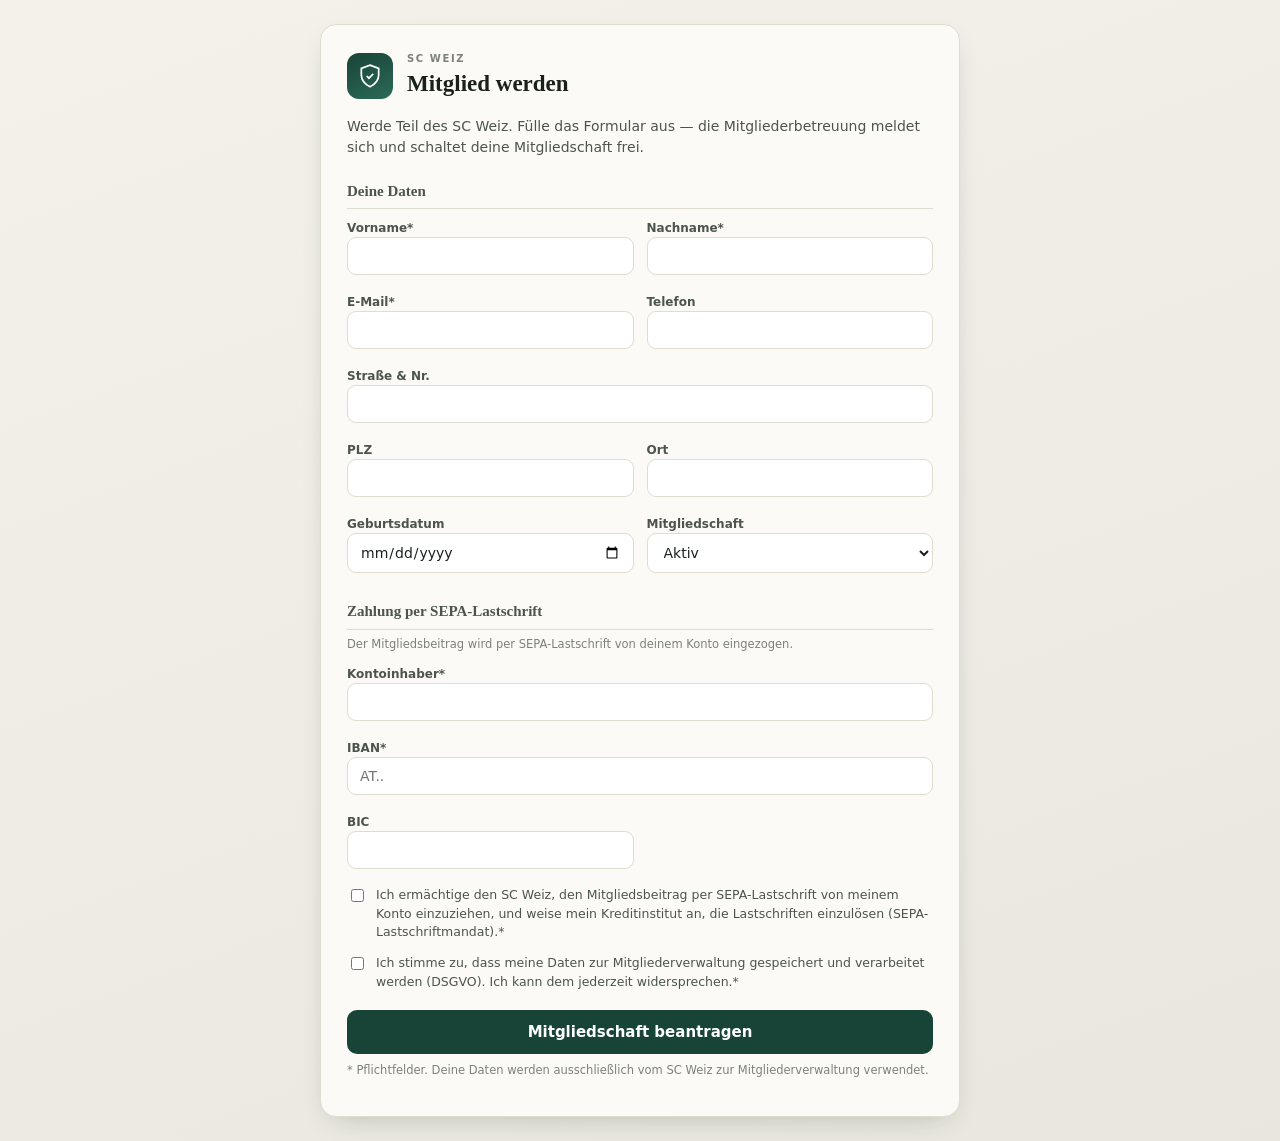
<file: anmeldung.html>
<!doctype html>
<html lang="de">
<head>
<meta charset="utf-8">
<meta name="viewport" content="width=device-width, initial-scale=1">
<title>SC Weiz · Mitglied werden</title>
<style>
  :root{ --brand:#184437; --brand2:#2C6A57; --ink:#1A211C; --soft:#4C544D; --faint:#7C8279;
    --line:#E0DCCF; --surface:#FBFAF6; --ground:#F3F1EA; --good:#2C7A57; --good-bg:#E3EFE7; --crit:#A63F38; --crit-bg:#F4E1DE;
    --sans:system-ui,-apple-system,"Segoe UI",Roboto,Helvetica,Arial,sans-serif; --serif:"Iowan Old Style",Palatino,Georgia,serif; }
  *{box-sizing:border-box;}
  body{margin:0;background:linear-gradient(160deg,var(--ground),#e9e7dd);color:var(--ink);font-family:var(--sans);line-height:1.5;padding:24px;}
  .wrap{max-width:640px;margin:0 auto;}
  .card{background:var(--surface);border:1px solid var(--line);border-radius:16px;box-shadow:0 10px 30px -14px rgba(24,40,32,.3);padding:26px;}
  .head{display:flex;align-items:center;gap:14px;margin-bottom:6px;}
  .crest{width:46px;height:46px;border-radius:12px;flex:none;background:linear-gradient(155deg,var(--brand),var(--brand2));display:grid;place-items:center;color:#fff;}
  .crest svg{width:26px;height:26px;}
  .eyebrow{font-size:10px;letter-spacing:.16em;text-transform:uppercase;color:var(--faint);font-weight:700;}
  h1{font-family:var(--serif);font-size:23px;margin:1px 0 0;}
  .lead{color:var(--soft);font-size:14px;margin:14px 0 20px;}
  h2{font-family:var(--serif);font-size:15px;margin:22px 0 10px;border-bottom:1px solid var(--line);padding-bottom:6px;color:var(--soft);}
  .grid{display:grid;grid-template-columns:1fr 1fr;gap:13px;}
  .grid .col2{grid-column:1 / -1;}
  label{display:block;font-size:12px;font-weight:600;color:var(--soft);margin-bottom:5px;}
  input,select{width:100%;font-family:var(--sans);font-size:14px;color:var(--ink);background:#fff;border:1px solid var(--line);border-radius:9px;padding:10px 12px;}
  input:focus,select:focus{outline:none;border-color:var(--brand2);box-shadow:0 0 0 3px color-mix(in srgb,var(--brand) 18%,transparent);}
  .pay{display:flex;gap:10px;flex-wrap:wrap;}
  .pay label{flex:1;min-width:120px;border:1px solid var(--line);border-radius:10px;padding:12px;cursor:pointer;display:flex;align-items:center;gap:8px;margin:0;font-weight:600;color:var(--ink);background:#fff;}
  .pay input{width:auto;}
  .pay label.on{border-color:var(--brand);background:var(--good-bg);}
  .consent{display:flex;gap:9px;align-items:flex-start;font-size:12.5px;color:var(--soft);margin-top:12px;}
  .consent input{width:auto;margin-top:3px;}
  .btn{appearance:none;border:none;background:var(--brand);color:#fff;font:700 15px var(--sans);padding:13px 18px;border-radius:10px;cursor:pointer;width:100%;margin-top:18px;}
  .btn:hover{background:var(--brand2);}
  .btn:disabled{opacity:.6;cursor:default;}
  .msg{border-radius:9px;padding:11px 13px;font-size:13.5px;margin-top:14px;}
  .msg.err{background:var(--crit-bg);color:var(--crit);}
  .note{font-size:11.5px;color:var(--faint);margin-top:8px;}
  .hp{position:absolute;left:-9999px;}
  .done{text-align:center;padding:20px 6px;}
  .done .big{width:64px;height:64px;border-radius:50%;background:var(--good-bg);color:var(--good);display:grid;place-items:center;margin:0 auto 14px;font-size:30px;}
  [hidden]{display:none!important;}
</style>
</head>
<body>
<div class="wrap"><div class="card" id="card">
  <div class="head">
    <div class="crest"><svg viewBox="0 0 24 24" fill="none" stroke="currentColor" stroke-width="1.6"><path d="M12 2l8 3v6c0 5-3.4 8.5-8 11-4.6-2.5-8-6-8-11V5l8-3z"/><path d="M9 12l2 2 4-4"/></svg></div>
    <div><div class="eyebrow">SC Weiz</div><h1>Mitglied werden</h1></div>
  </div>
  <p class="lead">Werde Teil des SC Weiz. Fülle das Formular aus — die Mitgliederbetreuung meldet sich und schaltet deine Mitgliedschaft frei.</p>

  <form id="form">
    <h2>Deine Daten</h2>
    <div class="grid">
      <label>Vorname*<input name="vorname" required></label>
      <label>Nachname*<input name="nachname" required></label>
      <label>E-Mail*<input name="email" type="email" required></label>
      <label>Telefon<input name="tel"></label>
      <label class="col2">Straße & Nr.<input name="strasse"></label>
      <label>PLZ<input name="plz"></label>
      <label>Ort<input name="ort"></label>
      <label>Geburtsdatum<input name="geburtsdatum" type="date"></label>
      <label>Mitgliedschaft
        <select name="typ">
          <option value="Aktiv">Aktiv</option>
          <option value="Unterstützend">Unterstützend</option>
          <option value="Jugend">Jugend</option>
          <option value="Familie">Familie</option>
        </select>
      </label>
    </div>

    <h2>Zahlung per SEPA-Lastschrift</h2>
    <p class="note" style="margin:-4px 0 12px">Der Mitgliedsbeitrag wird per SEPA-Lastschrift von deinem Konto eingezogen.</p>
    <div class="grid">
      <label class="col2">Kontoinhaber*<input name="sepa_inhaber" required></label>
      <label class="col2">IBAN*<input name="sepa_iban" placeholder="AT.." required></label>
      <label>BIC<input name="sepa_bic"></label>
    </div>
    <div class="consent"><input type="checkbox" id="mandat" name="mandat" required>
      <span>Ich ermächtige den SC Weiz, den Mitgliedsbeitrag per SEPA-Lastschrift von meinem Konto einzuziehen, und weise mein Kreditinstitut an, die Lastschriften einzulösen (SEPA-Lastschriftmandat).*</span></div>

    <div class="consent"><input type="checkbox" id="dsgvo" name="dsgvo" required>
      <span>Ich stimme zu, dass meine Daten zur Mitgliederverwaltung gespeichert und verarbeitet werden (DSGVO). Ich kann dem jederzeit widersprechen.*</span></div>

    <input class="hp" name="website" tabindex="-1" autocomplete="off" aria-hidden="true">
    <div id="err" class="msg err" hidden></div>
    <button class="btn" id="submit" type="submit">Mitgliedschaft beantragen</button>
    <p class="note">* Pflichtfelder. Deine Daten werden ausschließlich vom SC Weiz zur Mitgliederverwaltung verwendet.</p>
  </form>

  <div class="done" id="done" hidden>
    <div class="big">✓</div>
    <h1 style="font-size:20px">Danke für deine Anmeldung!</h1>
    <p class="lead" style="margin-top:10px">Deine Daten sind beim SC Weiz eingegangen. Die Mitgliederbetreuung meldet sich in Kürze bei dir.</p>
  </div>
</div></div>

<script type="module">
  import { createClient } from "https://esm.sh/@supabase/supabase-js@2.45.4";
  import { SUPABASE_URL, SUPABASE_ANON_KEY } from "./js/config.js";
  const SCW_ID = "aeb530d3-c5ee-4ed3-9289-1bf16bf01949"; // SC Weiz
  const sb = createClient(SUPABASE_URL, SUPABASE_ANON_KEY);

  const form = document.getElementById("form");
  const errEl = document.getElementById("err");
  const showErr = (m) => { errEl.textContent = m; errEl.hidden = false; };

  form.addEventListener("submit", async (e) => {
    e.preventDefault();
    errEl.hidden = true;
    if (form.website.value) return; // Honeypot (Spam)
    const f = Object.fromEntries(new FormData(form).entries());
    if (!f.dsgvo) { showErr("Bitte der Datenverarbeitung zustimmen."); return; }
    if (!f.sepa_inhaber || !f.sepa_iban) { showErr("Bitte Kontoinhaber und IBAN für die SEPA-Lastschrift angeben."); return; }
    if (!f.mandat) { showErr("Bitte das SEPA-Lastschriftmandat bestätigen."); return; }
    const btn = document.getElementById("submit"); btn.disabled = true; btn.textContent = "Wird gesendet …";
    const rec = {
      company_id: SCW_ID, status: "offen", quelle: "online",
      vorname: f.vorname?.trim(), nachname: f.nachname?.trim(),
      email: f.email?.trim() || null, tel: f.tel?.trim() || null,
      strasse: f.strasse?.trim() || null, plz: f.plz?.trim() || null, ort: f.ort?.trim() || null,
      geburtsdatum: f.geburtsdatum || null, typ: f.typ || null, zahlart: "sepa",
      sepa_inhaber: f.sepa_inhaber.trim(),
      sepa_iban: (f.sepa_iban || "").replace(/\s/g, ""),
      sepa_bic: f.sepa_bic?.trim() || null,
      sepa_mandat_datum: new Date().toISOString().slice(0, 10),
    };
    const { error } = await sb.from("members").insert(rec);
    if (error) { showErr("Leider ist etwas schiefgelaufen: " + error.message); btn.disabled = false; btn.textContent = "Mitgliedschaft beantragen"; return; }
    document.getElementById("form").hidden = true;
    document.getElementById("done").hidden = false;
    window.scrollTo(0, 0);
  });
</script>
</body>
</html>
</file>
